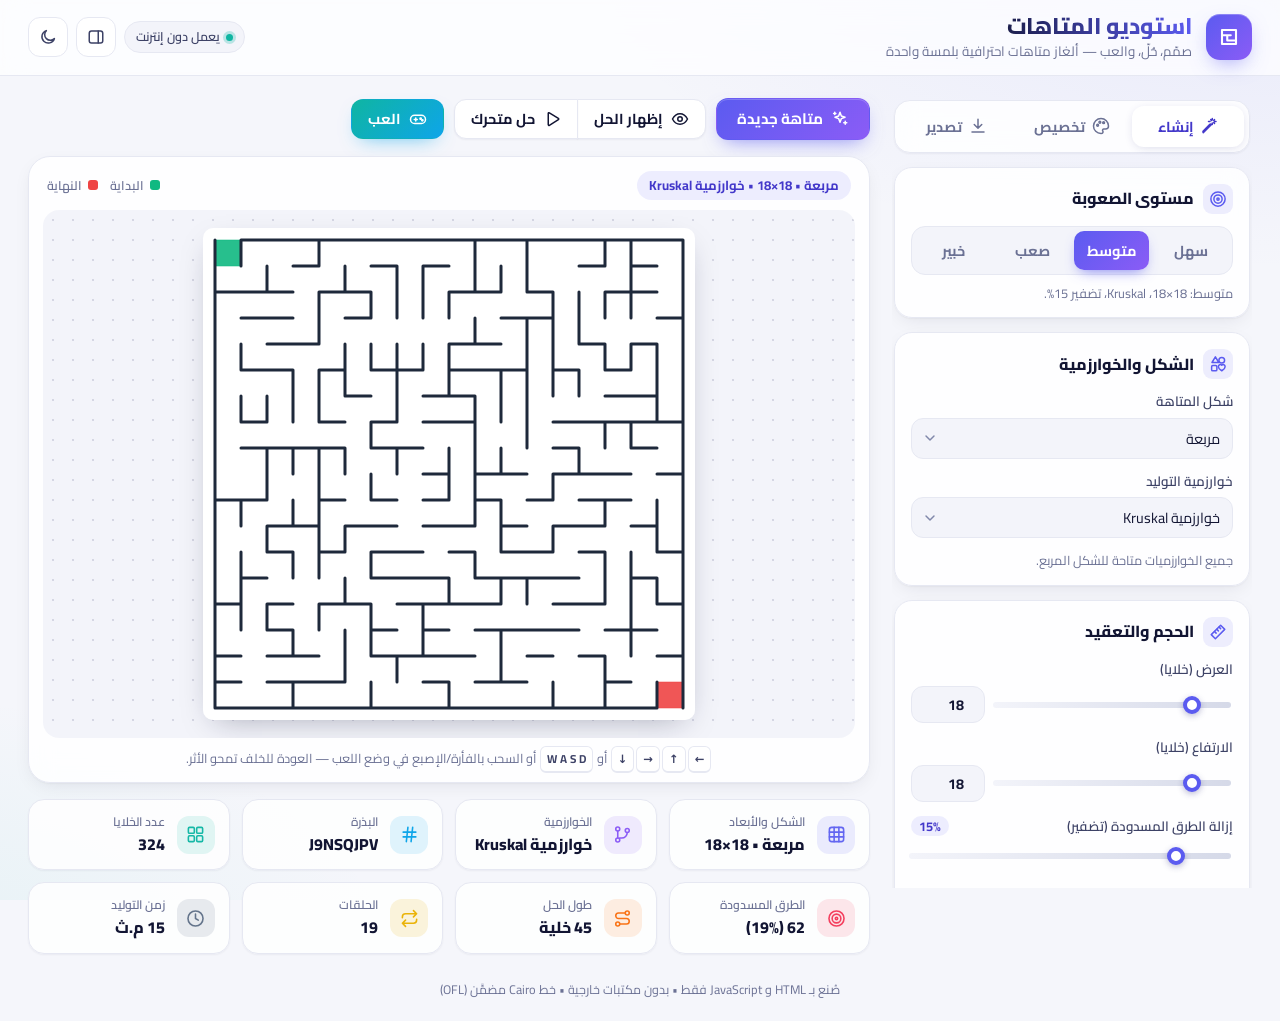
<file: index.html>
<!DOCTYPE html>
<html lang="ar" dir="rtl" data-theme="light">
<head>
  <meta charset="utf-8">
  <meta name="viewport" content="width=device-width, initial-scale=1, viewport-fit=cover">
  <title>استوديو المتاهات — مولّد ألغاز المتاهات</title>
  <meta name="description" content="استوديو المتاهات: مولّد متاهات احترافي يعمل دون اتصال — خوارزميات متعددة، أشكال مربعة ودائرية وسداسية ومثلثية ومنسوجة، متاهات على شكل قلب ونجمة ونص وصورة، لعب تفاعلي، وتصدير للطباعة.">
  <meta name="theme-color" content="#4f46e5">
  <meta property="og:title" content="استوديو المتاهات">
  <meta property="og:description" content="مولّد ألغاز متاهات احترافي يعمل في المتصفح دون إنترنت.">
  <link rel="icon" href="data:image/svg+xml,%3Csvg xmlns='http://www.w3.org/2000/svg' viewBox='0 0 32 32'%3E%3Cdefs%3E%3ClinearGradient id='g' x1='0' y1='0' x2='1' y2='1'%3E%3Cstop offset='0' stop-color='%236366f1'/%3E%3Cstop offset='1' stop-color='%23a855f7'/%3E%3C/linearGradient%3E%3C/defs%3E%3Crect width='32' height='32' rx='9' fill='url(%23g)'/%3E%3Cpath d='M8 8h16v16H8zM8 14h10M14 20h10M14 14v6' stroke='white' stroke-width='2.4' fill='none' stroke-linecap='round' stroke-linejoin='round'/%3E%3C/svg%3E">
  <link rel="stylesheet" href="css/font.css">
  <link rel="stylesheet" href="css/style.css">
</head>
<body>
  <!-- مكتبة الأيقونات (SVG مضمّن) -->
  <svg width="0" height="0" style="position:absolute" aria-hidden="true">
    <defs>
      <symbol id="i-sparkles" viewBox="0 0 24 24"><path d="M12 3l1.8 4.9L18.7 9.7l-4.9 1.8L12 16.4l-1.8-4.9L5.3 9.7l4.9-1.8z"/><path d="M19 15v4M17 17h4M5 3v3M3.5 4.5h3"/></symbol>
      <symbol id="i-eye" viewBox="0 0 24 24"><path d="M2 12s3.6-7 10-7 10 7 10 7-3.6 7-10 7S2 12 2 12z"/><circle cx="12" cy="12" r="3"/></symbol>
      <symbol id="i-eye-off" viewBox="0 0 24 24"><path d="M9.9 5.2A9.8 9.8 0 0 1 12 5c6.4 0 10 7 10 7a17 17 0 0 1-2.6 3.5M6.6 6.6A17 17 0 0 0 2 12s3.6 7 10 7a9.6 9.6 0 0 0 5.4-1.6"/><path d="M9.9 9.9a3 3 0 0 0 4.2 4.2M3 3l18 18"/></symbol>
      <symbol id="i-play" viewBox="0 0 24 24"><path d="M7 4.5v15a1 1 0 0 0 1.5.9l12-7.5a1 1 0 0 0 0-1.7l-12-7.5A1 1 0 0 0 7 4.5z"/></symbol>
      <symbol id="i-gamepad" viewBox="0 0 24 24"><rect x="2" y="7" width="20" height="11" rx="5.5"/><path d="M7 12.5h4M9 10.5v4"/><circle cx="15.5" cy="11.5" r=".9"/><circle cx="17.8" cy="13.8" r=".9"/></symbol>
      <symbol id="i-sun" viewBox="0 0 24 24"><circle cx="12" cy="12" r="4"/><path d="M12 2v2M12 20v2M4.9 4.9l1.4 1.4M17.7 17.7l1.4 1.4M2 12h2M20 12h2M4.9 19.1l1.4-1.4M17.7 6.3l1.4-1.4"/></symbol>
      <symbol id="i-moon" viewBox="0 0 24 24"><path d="M20.5 14.2A8.5 8.5 0 1 1 9.8 3.5a7 7 0 0 0 10.7 10.7z"/></symbol>
      <symbol id="i-panel" viewBox="0 0 24 24"><rect x="3" y="4" width="18" height="16" rx="3"/><path d="M15 4v16"/></symbol>
      <symbol id="i-wand" viewBox="0 0 24 24"><path d="M15 4V2M15 10V8M12 6h-2M20 6h-2M18 3.5 17 4.5M18 8.5l-1-1M13 3.5l1 1"/><path d="M3 21 14 10l-.2-.2a1.4 1.4 0 0 0-2 0L3 18.8a1.4 1.4 0 0 0 0 2z"/></symbol>
      <symbol id="i-palette" viewBox="0 0 24 24"><path d="M12 22a10 10 0 1 1 10-10c0 2.8-2.2 4-4 4h-2.2a1.8 1.8 0 0 0-1.3 3c.5.6.3 3-2.5 3z"/><circle cx="7.5" cy="11" r="1.2"/><circle cx="10.5" cy="7" r="1.2"/><circle cx="15.5" cy="7.5" r="1.2"/></symbol>
      <symbol id="i-download" viewBox="0 0 24 24"><path d="M12 3v12M7 10l5 5 5-5M4 20h16"/></symbol>
      <symbol id="i-printer" viewBox="0 0 24 24"><path d="M6 9V3h12v6"/><rect x="2.5" y="9" width="19" height="8" rx="2"/><path d="M6 14h12v7H6z"/></symbol>
      <symbol id="i-book" viewBox="0 0 24 24"><path d="M4 19.5A2.5 2.5 0 0 1 6.5 17H20V2H6.5A2.5 2.5 0 0 0 4 4.5z"/><path d="M4 19.5A2.5 2.5 0 0 0 6.5 22H20v-5"/></symbol>
      <symbol id="i-dice" viewBox="0 0 24 24"><rect x="3" y="3" width="18" height="18" rx="4"/><circle cx="8.3" cy="8.3" r="1.1"/><circle cx="15.7" cy="15.7" r="1.1"/><circle cx="12" cy="12" r="1.1"/><circle cx="15.7" cy="8.3" r="1.1"/><circle cx="8.3" cy="15.7" r="1.1"/></symbol>
      <symbol id="i-copy" viewBox="0 0 24 24"><rect x="9" y="9" width="12" height="12" rx="2.5"/><path d="M5 15H4.5A2.5 2.5 0 0 1 2 12.5v-8A2.5 2.5 0 0 1 4.5 2h8A2.5 2.5 0 0 1 15 4.5V5"/></symbol>
      <symbol id="i-shapes" viewBox="0 0 24 24"><path d="M8.5 2.5 13 10H4z"/><circle cx="17" cy="7" r="3.8"/><rect x="3.5" y="14" width="7" height="7" rx="1.5"/><path d="M17 13.5c-1.6-1.6-4.5-.5-4.5 2 0 2.6 4.5 5.5 4.5 5.5s4.5-2.9 4.5-5.5c0-2.5-2.9-3.6-4.5-2z"/></symbol>
      <symbol id="i-branch" viewBox="0 0 24 24"><circle cx="6" cy="5" r="2.5"/><circle cx="6" cy="19" r="2.5"/><circle cx="18" cy="7" r="2.5"/><path d="M6 7.5v9M18 9.5a7 7 0 0 1-7 7H8.5"/></symbol>
      <symbol id="i-ruler" viewBox="0 0 24 24"><path d="M3 15.5 15.5 3 21 8.5 8.5 21z"/><path d="m7.5 11.5 2 2M10.5 8.5l2 2M13.5 5.5l2 2"/></symbol>
      <symbol id="i-hash" viewBox="0 0 24 24"><path d="M4 9h16M4 15h16M10 3 8 21M16 3l-2 18"/></symbol>
      <symbol id="i-flag" viewBox="0 0 24 24"><path d="M5 22V4M5 4h12l-2.5 4.5L17 13H5"/></symbol>
      <symbol id="i-film" viewBox="0 0 24 24"><rect x="3" y="3" width="18" height="18" rx="3"/><path d="M7 3v18M17 3v18M3 8h4M3 16h4M17 8h4M17 16h4"/></symbol>
      <symbol id="i-timer" viewBox="0 0 24 24"><circle cx="12" cy="13.5" r="7.5"/><path d="M12 10v3.5l2.2 2.2M9.5 2.5h5"/></symbol>
      <symbol id="i-steps" viewBox="0 0 24 24"><path d="M5 16.5V14c0-2-1-3-1-5.5C4 5.8 5.5 3 8 3s3 2.3 3 4c0 3-2 5.5-2 8.5v1a2 2 0 1 1-4 0z"/><path d="M19 20.5V18c0-2 1-3 1-5.5 0-2.7-1.5-5.5-4-5.5s-3 2.3-3 4c0 3 2 5.5 2 8.5v1a2 2 0 1 0 4 0z"/></symbol>
      <symbol id="i-refresh" viewBox="0 0 24 24"><path d="M3 12a9 9 0 0 1 15.3-6.4L21 8.3M21 3v5.3h-5.3M21 12a9 9 0 0 1-15.3 6.4L3 15.7M3 21v-5.3h5.3"/></symbol>
      <symbol id="i-x" viewBox="0 0 24 24"><path d="M18 6 6 18M6 6l12 12"/></symbol>
      <symbol id="i-grid" viewBox="0 0 24 24"><rect x="3" y="3" width="18" height="18" rx="3"/><path d="M3 9h18M3 15h18M9 3v18M15 3v18"/></symbol>
      <symbol id="i-route" viewBox="0 0 24 24"><circle cx="6" cy="19" r="2.5"/><circle cx="18" cy="5" r="2.5"/><path d="M8.5 19H17a3.5 3.5 0 0 0 0-7H7a3.5 3.5 0 0 1 0-7h8.5"/></symbol>
      <symbol id="i-target" viewBox="0 0 24 24"><circle cx="12" cy="12" r="9.5"/><circle cx="12" cy="12" r="5.5"/><circle cx="12" cy="12" r="1.5"/></symbol>
      <symbol id="i-loop" viewBox="0 0 24 24"><path d="m17 2 4 4-4 4M3 11v-1a4 4 0 0 1 4-4h14M7 22l-4-4 4-4M21 13v1a4 4 0 0 1-4 4H3"/></symbol>
      <symbol id="i-clock" viewBox="0 0 24 24"><circle cx="12" cy="12" r="9.5"/><path d="M12 6.5V12l3.5 2"/></symbol>
      <symbol id="i-cells" viewBox="0 0 24 24"><rect x="3" y="3" width="7.5" height="7.5" rx="1.5"/><rect x="13.5" y="3" width="7.5" height="7.5" rx="1.5"/><rect x="3" y="13.5" width="7.5" height="7.5" rx="1.5"/><rect x="13.5" y="13.5" width="7.5" height="7.5" rx="1.5"/></symbol>
      <symbol id="i-upload" viewBox="0 0 24 24"><path d="M12 15V3M7 8l5-5 5 5M4 15v4a2 2 0 0 0 2 2h12a2 2 0 0 0 2-2v-4"/></symbol>
      <symbol id="i-speed" viewBox="0 0 24 24"><path d="M12 14l4-4"/><path d="M3.3 19a10 10 0 1 1 17.4 0"/></symbol>
    </defs>
  </svg>

  <div class="app" id="app">
    <!-- الشريط العلوي -->
    <header class="topbar">
      <div class="brand">
        <div class="logo" aria-hidden="true">
          <svg viewBox="0 0 32 32"><path d="M8 8h16v16H8zM8 14h10M14 20h10M14 14v6"/></svg>
        </div>
        <div class="brand-text">
          <h1>استوديو المتاهات</h1>
          <p>صمّم، حُلّ، والعب — ألغاز متاهات احترافية بلمسة واحدة</p>
        </div>
      </div>
      <div class="top-actions">
        <span class="badge-offline" title="يعمل دون اتصال بالإنترنت"><i class="dot"></i> يعمل دون إنترنت</span>
        <button class="icon-btn" id="btnSidebar" title="إظهار/إخفاء لوحة الإعدادات" aria-label="لوحة الإعدادات"><svg><use href="#i-panel"/></svg></button>
        <button class="icon-btn theme-btn" id="btnTheme" title="تبديل الوضع الداكن/الفاتح" aria-label="تبديل السمة">
          <svg class="ic-moon"><use href="#i-moon"/></svg><svg class="ic-sun"><use href="#i-sun"/></svg>
        </button>
      </div>
    </header>

    <div class="layout">
      <!-- لوحة الإعدادات بتبويبات -->
      <aside class="sidebar" id="sidebar">
        <div class="tabs" role="tablist" aria-label="أقسام الإعدادات">
          <button class="tab active" role="tab" data-tab="create" aria-selected="true"><svg><use href="#i-wand"/></svg><span>إنشاء</span></button>
          <button class="tab" role="tab" data-tab="style" aria-selected="false"><svg><use href="#i-palette"/></svg><span>تخصيص</span></button>
          <button class="tab" role="tab" data-tab="export" aria-selected="false"><svg><use href="#i-download"/></svg><span>تصدير</span></button>
        </div>

        <!-- تبويب الإنشاء -->
        <div class="tab-pane active" data-pane="create" role="tabpanel">
          <section class="card">
            <h2 class="card-title"><svg><use href="#i-target"/></svg>مستوى الصعوبة</h2>
            <div class="segmented" id="presets" role="group" aria-label="مستوى الصعوبة">
              <button data-preset="easy"><b>سهل</b></button>
              <button data-preset="medium"><b>متوسط</b></button>
              <button data-preset="hard"><b>صعب</b></button>
              <button data-preset="expert"><b>خبير</b></button>
            </div>
            <p class="note" id="presetNote">اختر مستوى جاهزاً أو خصّص الإعدادات أدناه.</p>
          </section>

          <section class="card">
            <h2 class="card-title"><svg><use href="#i-shapes"/></svg>الشكل والخوارزمية</h2>
            <label class="field"><span>شكل المتاهة</span>
              <select id="shape">
                <option value="square">مربعة</option>
                <option value="masked">أشكال مخصّصة (قلب، نجمة، نص، صورة…)</option>
                <option value="polar">دائرية</option>
                <option value="hex">سداسية</option>
                <option value="tri">مثلثية</option>
                <option value="weave">منسوجة (ممرات تعبر تحت بعضها)</option>
              </select>
            </label>

            <div class="mask-box" id="maskBox" hidden>
              <label class="field"><span>الشكل</span>
                <select id="maskType"></select>
              </label>
              <div id="maskTextRow" hidden>
                <label class="field"><span>الكلمة (عربية أو لاتينية)</span>
                  <input type="text" id="maskText" maxlength="24" placeholder="اكتب كلمة…" autocomplete="off">
                </label>
              </div>
              <div id="maskImageRow" hidden>
                <label class="upload" for="maskFile"><svg><use href="#i-upload"/></svg><span id="maskFileName">اختر صورة (PNG/JPG/SVG)</span></label>
                <input type="file" id="maskFile" accept="image/*" hidden>
                <div class="field-row">
                  <label for="maskThreshold">عتبة الأبيض/الأسود <output id="maskThresholdOut"></output></label>
                  <input type="range" id="maskThreshold" min="5" max="95">
                </div>
                <label class="switch"><input type="checkbox" id="maskInvert"><i></i><span>عكس (الأجزاء الفاتحة هي المتاهة)</span></label>
              </div>
              <label class="field"><span>الأجزاء المنفصلة</span>
                <select id="maskJoin">
                  <option value="bridge">وصلها بممرات قصيرة (متاهة واحدة)</option>
                  <option value="largest">الاكتفاء بأكبر جزء</option>
                </select>
              </label>
              <p class="note" id="maskNote"></p>
            </div>

            <label class="field"><span>خوارزمية التوليد</span>
              <select id="algorithm"></select>
            </label>
            <p class="note" id="algoNote"></p>
          </section>

          <section class="card">
            <h2 class="card-title"><svg><use href="#i-ruler"/></svg>الحجم والتعقيد</h2>
            <div class="field-row" id="rowWidth">
              <label for="width">العرض (خلايا)</label>
              <div class="range-pair"><input type="range" id="widthR" min="2" max="120"><input type="number" id="width" min="2" max="120"></div>
            </div>
            <div class="field-row" id="rowHeight">
              <label for="height">الارتفاع (خلايا)</label>
              <div class="range-pair"><input type="range" id="heightR" min="2" max="120"><input type="number" id="height" min="2" max="120"></div>
            </div>
            <div class="field-row" id="rowRings" hidden>
              <label for="rings">عدد الحلقات</label>
              <div class="range-pair"><input type="range" id="ringsR" min="3" max="60"><input type="number" id="rings" min="3" max="60"></div>
            </div>
            <p class="note" id="triNote" hidden>في الشكل المثلثي يمثّل كل عمود عرضٍ مثلثين متجاورين.</p>
            <div class="field-row">
              <label for="braid">إزالة الطرق المسدودة (تضفير) <output id="braidOut">0%</output></label>
              <input type="range" id="braid" min="0" max="100" step="5">
            </div>
            <p class="note">التضفير يضيف حلقات فتصبح المتاهة غير مثالية وبها أكثر من طريق.</p>
          </section>

          <section class="card">
            <h2 class="card-title"><svg><use href="#i-hash"/></svg>البذرة</h2>
            <div class="seed-row">
              <input type="text" id="seed" dir="ltr" spellcheck="false" autocomplete="off" aria-label="البذرة">
              <button class="icon-btn" id="btnDice" title="بذرة عشوائية جديدة" aria-label="بذرة عشوائية"><svg><use href="#i-dice"/></svg></button>
              <button class="icon-btn" id="btnCopySeed" title="نسخ البذرة" aria-label="نسخ البذرة"><svg><use href="#i-copy"/></svg></button>
            </div>
            <p class="note">نفس البذرة ونفس الإعدادات تعطي نفس المتاهة دائماً.</p>
          </section>
        </div>

        <!-- تبويب التخصيص -->
        <div class="tab-pane" data-pane="style" role="tabpanel">
          <section class="card">
            <h2 class="card-title"><svg><use href="#i-flag"/></svg>البداية والنهاية</h2>
            <label class="field"><span>موضع البداية والنهاية</span>
              <select id="placement">
                <option value="corners">زوايا متقابلة / المركز ← الحافة</option>
                <option value="farthest">أبعد نقطتين (أطول حل)</option>
                <option value="boundary">نقطتان على الإطار الخارجي</option>
                <option value="edgemid">منتصف الأعلى ← منتصف الأسفل</option>
                <option value="random">عشوائي</option>
              </select>
            </label>
            <label class="switch"><input type="checkbox" id="openings"><i></i><span>فتح مدخل ومخرج في الإطار الخارجي</span></label>
          </section>

          <section class="card">
            <h2 class="card-title"><svg><use href="#i-palette"/></svg>المظهر والألوان</h2>
            <div class="field-row">
              <label for="cellSize">حجم الخلية <output id="cellSizeOut"></output></label>
              <input type="range" id="cellSize" min="6" max="60">
            </div>
            <div class="field-row">
              <label for="wallWidth">سماكة الجدار <output id="wallWidthOut"></output></label>
              <input type="range" id="wallWidth" min="1" max="12">
            </div>
            <div class="colors">
              <label><input type="color" id="cWall"><span>الجدران</span></label>
              <label><input type="color" id="cBg"><span>الخلفية</span></label>
              <label><input type="color" id="cPath"><span>مسار الحل</span></label>
              <label><input type="color" id="cStart"><span>البداية</span></label>
              <label><input type="color" id="cEnd"><span>النهاية</span></label>
              <label><input type="color" id="cPlayer"><span>اللاعب</span></label>
            </div>
            <button class="btn ghost small wide" id="btnResetColors"><svg><use href="#i-refresh"/></svg>استعادة الألوان الافتراضية</button>
          </section>

          <section class="card">
            <h2 class="card-title"><svg><use href="#i-film"/></svg>الحركة والسرعة</h2>
            <label class="switch"><input type="checkbox" id="animateGen"><i></i><span>توليد متحرك (عرض خطوات الخوارزمية)</span></label>
            <div class="field-row">
              <label for="speed">سرعة الحركة <output id="speedOut"></output></label>
              <input type="range" id="speed" min="1" max="100">
            </div>
          </section>
        </div>

        <!-- تبويب التصدير -->
        <div class="tab-pane" data-pane="export" role="tabpanel">
          <section class="card">
            <h2 class="card-title"><svg><use href="#i-download"/></svg>تنزيل صورة</h2>
            <div class="field-row inline">
              <label for="pngScale">دقة PNG</label>
              <select id="pngScale">
                <option value="2">×2</option>
                <option value="3" selected>×3 (عالية)</option>
                <option value="4">×4 (طباعة)</option>
                <option value="6">×6 (ملصق)</option>
              </select>
            </div>
            <label class="switch"><input type="checkbox" id="exportSolution"><i></i><span>تضمين الحل في الملف</span></label>
            <div class="btn-row">
              <button class="btn" id="btnPNG"><svg><use href="#i-download"/></svg>PNG</button>
              <button class="btn" id="btnSVG"><svg><use href="#i-download"/></svg>SVG</button>
            </div>
          </section>

          <section class="card">
            <h2 class="card-title"><svg><use href="#i-printer"/></svg>طباعة / PDF</h2>
            <label class="switch"><input type="checkbox" id="printAnswers" checked><i></i><span>إضافة صفحة/صفحات الحل</span></label>
            <label class="switch"><input type="checkbox" id="printBW" checked><i></i><span>ألوان مناسبة للطباعة (أبيض وأسود)</span></label>
            <button class="btn wide" id="btnPrint"><svg><use href="#i-printer"/></svg>طباعة المتاهة الحالية</button>
          </section>

          <section class="card">
            <h2 class="card-title"><svg><use href="#i-book"/></svg>كتاب متاهات</h2>
            <label class="field"><span>عنوان الكتاب</span><input type="text" id="bookTitle" value="كتاب المتاهات"></label>
            <div class="grid2">
              <label class="field"><span>عدد المتاهات</span><input type="number" id="batchCount" min="1" max="100" value="8"></label>
              <label class="field"><span>في كل صفحة</span>
                <select id="perPage"><option value="1">1</option><option value="2" selected>2</option><option value="4">4</option><option value="6">6</option></select>
              </label>
            </div>
            <label class="switch"><input type="checkbox" id="bookCover" checked><i></i><span>صفحة غلاف</span></label>
            <button class="btn primary wide" id="btnBook"><svg><use href="#i-book"/></svg>إنشاء كتاب للطباعة / PDF</button>
            <p class="note">في نافذة الطباعة اختر «حفظ بتنسيق PDF». كل متاهة تأخذ بذرة مشتقة (البذرة-1، البذرة-2…) فيمكن إعادة إنتاج الكتاب.</p>
          </section>
        </div>
      </aside>

      <!-- منطقة العرض -->
      <main class="stage">
        <div class="toolbar">
          <button class="btn primary lg" id="btnNew"><svg><use href="#i-sparkles"/></svg>متاهة جديدة</button>
          <div class="btn-group">
            <button class="btn" id="btnSolution" aria-pressed="false"><svg class="ic-show"><use href="#i-eye"/></svg><svg class="ic-hide"><use href="#i-eye-off"/></svg><span class="lbl">إظهار الحل</span></button>
            <button class="btn" id="btnAnimSolve"><svg><use href="#i-play"/></svg>حل متحرك</button>
          </div>
          <button class="btn accent" id="btnPlay"><svg><use href="#i-gamepad"/></svg>العب</button>
          <div class="hud" id="hud" hidden>
            <span class="hud-item"><svg><use href="#i-timer"/></svg><b id="hudTime">00:00</b></span>
            <span class="hud-item"><svg><use href="#i-steps"/></svg><b id="hudMoves">0</b> خطوة</span>
            <button class="icon-btn sm" id="btnRestart" title="إعادة" aria-label="إعادة"><svg><use href="#i-refresh"/></svg></button>
            <button class="btn small danger" id="btnStopPlay"><svg><use href="#i-x"/></svg>إنهاء</button>
          </div>
          <span class="status" id="status"></span>
        </div>

        <div class="canvas-card" id="canvasCard">
          <div class="canvas-head">
            <span class="chip" id="mazeChip">—</span>
            <span class="legend-mini"><i class="lg-start"></i>البداية <i class="lg-end"></i>النهاية</span>
          </div>
          <div class="canvas-wrap" id="canvasWrap">
            <canvas id="mazeCanvas" aria-label="المتاهة" role="img" tabindex="0"></canvas>
            <div class="win" id="winOverlay" hidden>
              <div class="win-card">
                <div class="win-emoji">🏆</div>
                <h2>أحسنت! وصلت إلى النهاية</h2>
                <p id="winText"></p>
                <div class="btn-row center">
                  <button class="btn primary" id="btnWinNew"><svg><use href="#i-sparkles"/></svg>متاهة جديدة</button>
                  <button class="btn" id="btnWinAgain"><svg><use href="#i-refresh"/></svg>العب مجدداً</button>
                  <button class="btn ghost" id="btnWinClose">إغلاق</button>
                </div>
              </div>
            </div>
          </div>
          <p class="hint" id="hint"><kbd>←</kbd><kbd>↑</kbd><kbd>→</kbd><kbd>↓</kbd> أو <kbd dir="ltr">W A S D</kbd> أو السحب بالفأرة/الإصبع في وضع اللعب — العودة للخلف تمحو الأثر.</p>
        </div>

        <section class="stats" id="stats" aria-label="إحصاءات المتاهة">
          <div class="stat"><i class="si c1"><svg><use href="#i-grid"/></svg></i><div><span>الشكل والأبعاد</span><b id="sDims">—</b></div></div>
          <div class="stat"><i class="si c2"><svg><use href="#i-branch"/></svg></i><div><span>الخوارزمية</span><b id="sAlgo">—</b></div></div>
          <div class="stat"><i class="si c3"><svg><use href="#i-hash"/></svg></i><div><span>البذرة</span><b id="sSeed" dir="ltr">—</b></div></div>
          <div class="stat"><i class="si c4"><svg><use href="#i-cells"/></svg></i><div><span>عدد الخلايا</span><b id="sCells">—</b></div></div>
          <div class="stat"><i class="si c5"><svg><use href="#i-target"/></svg></i><div><span>الطرق المسدودة</span><b id="sDead">—</b></div></div>
          <div class="stat"><i class="si c6"><svg><use href="#i-route"/></svg></i><div><span>طول الحل</span><b id="sSol">—</b></div></div>
          <div class="stat"><i class="si c7"><svg><use href="#i-loop"/></svg></i><div><span>الحلقات</span><b id="sLoops">—</b></div></div>
          <div class="stat"><i class="si c8"><svg><use href="#i-clock"/></svg></i><div><span>زمن التوليد</span><b id="sTime">—</b></div></div>
        </section>
      </main>
    </div>

    <footer class="footer">صُنع بـ HTML و JavaScript فقط • بدون مكتبات خارجية • خط Cairo مضمَّن (OFL)</footer>
  </div>

  <div class="toast" id="toast" role="status" aria-live="polite"></div>
  <!-- منطقة الطباعة: تُملأ عند الطلب وتظهر فقط عند الطباعة -->
  <div id="print-area"></div>

  <script src="js/rng.js"></script>
  <script src="js/masks.js"></script>
  <script src="js/grids.js"></script>
  <script src="js/algorithms.js"></script>
  <script src="js/maze.js"></script>
  <script src="js/render.js"></script>
  <script src="js/play.js"></script>
  <script src="js/export.js"></script>
  <script src="js/app.js"></script>
</body>
</html>
</file>
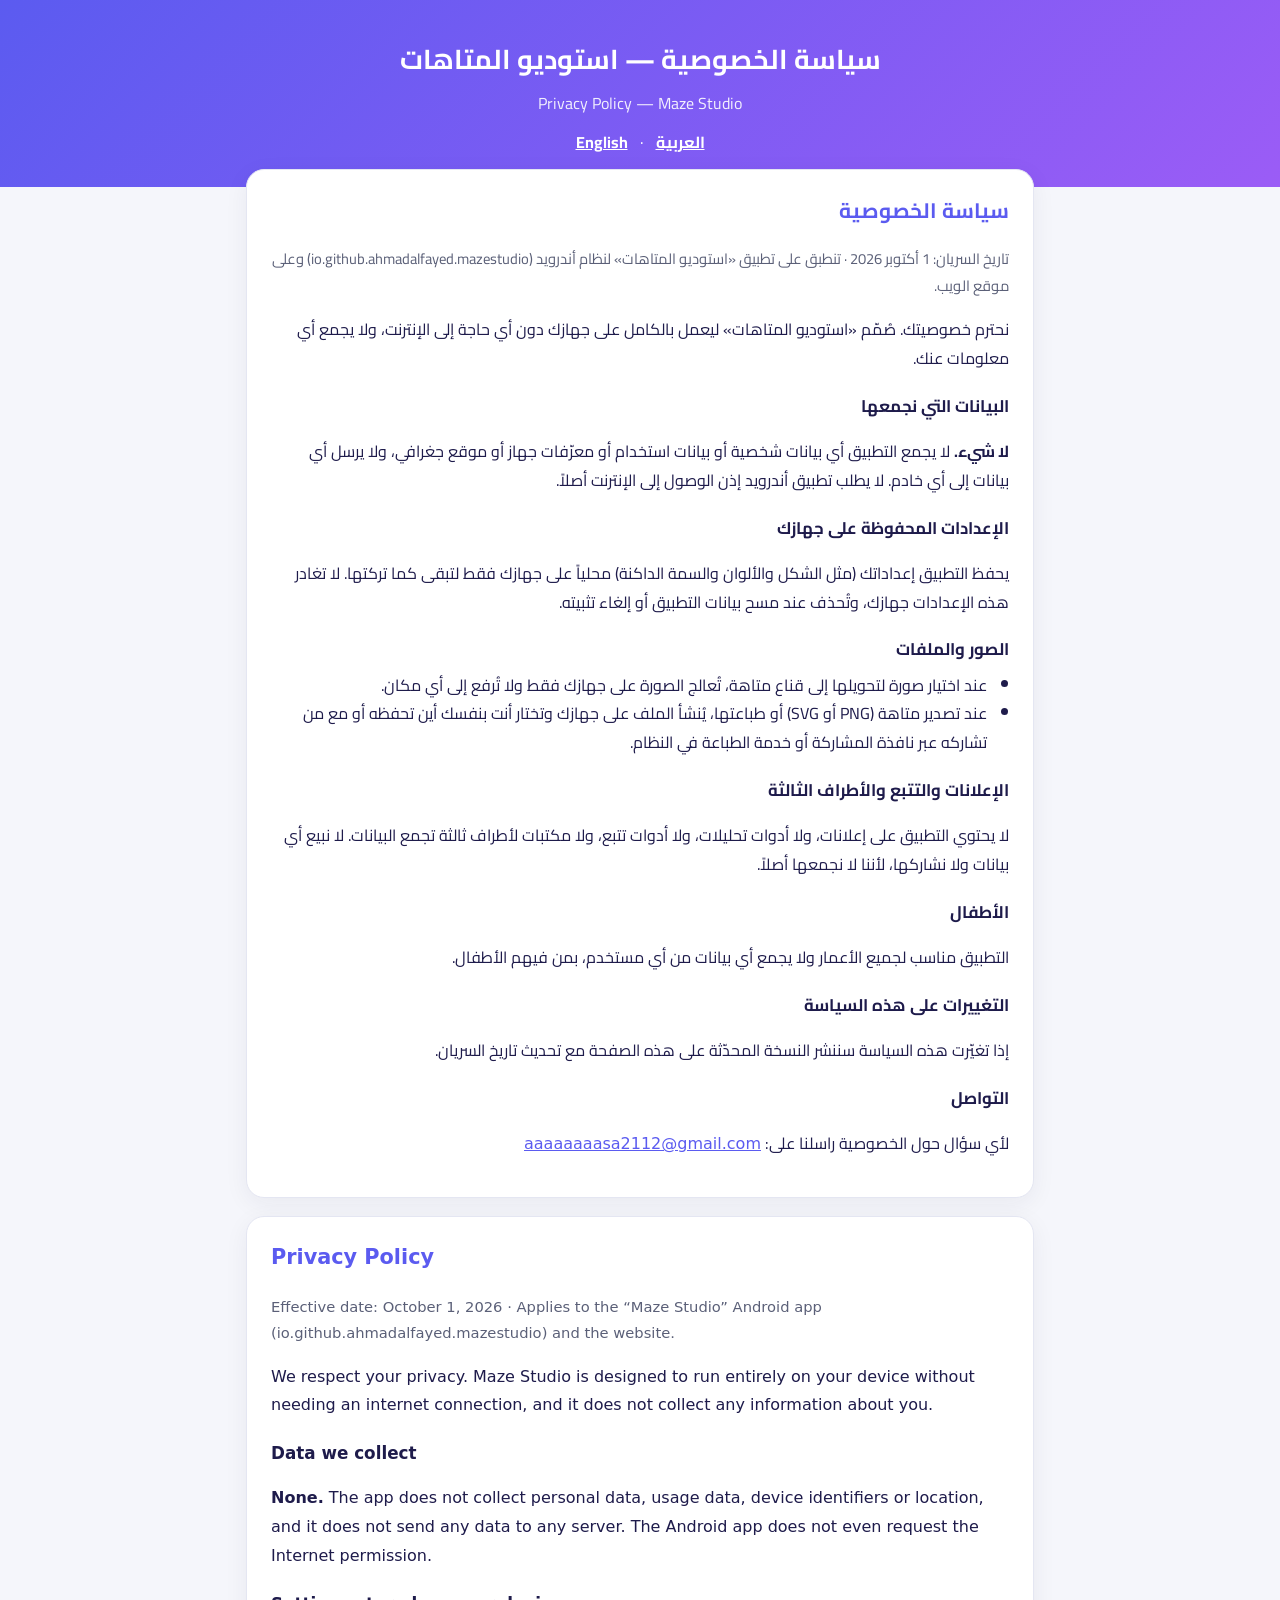
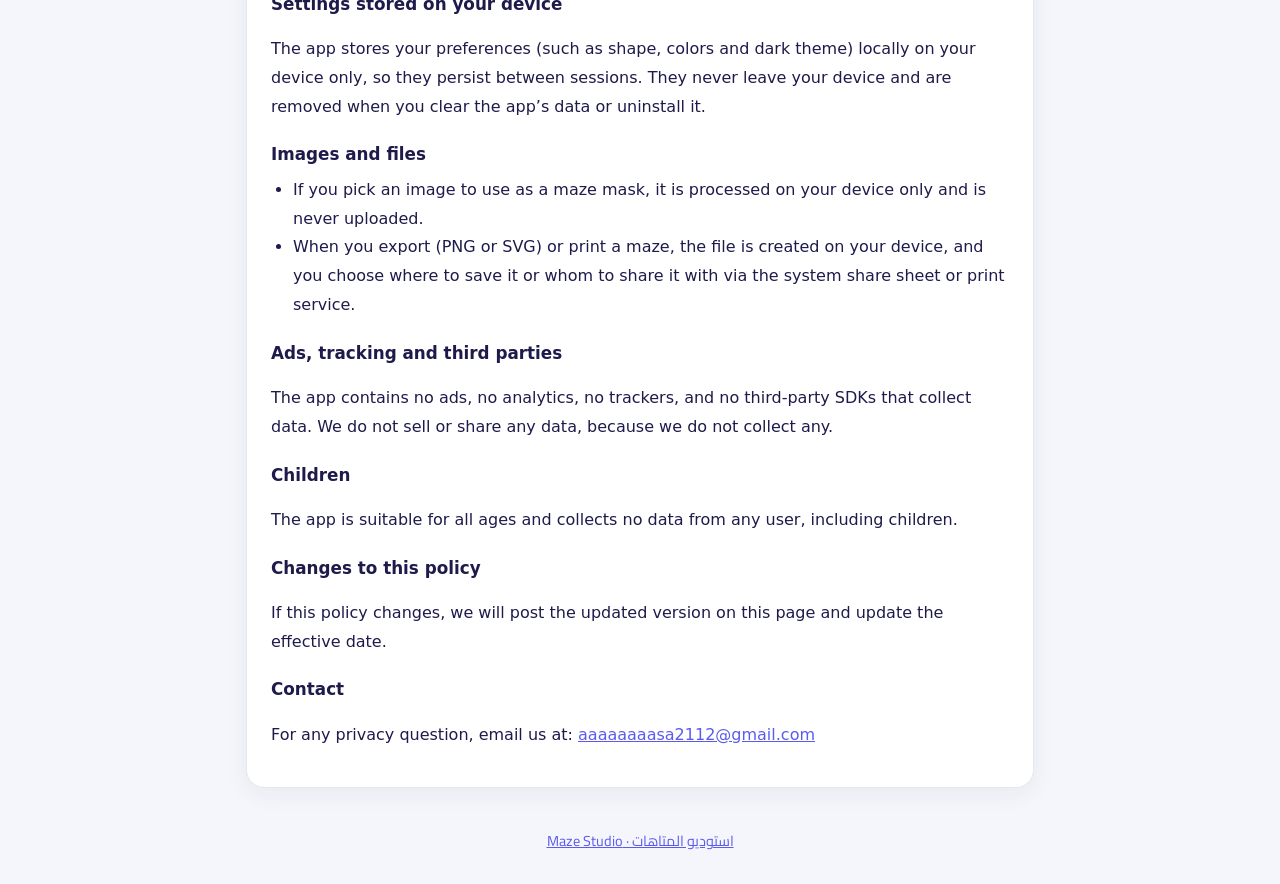
<file: privacy.html>
<!DOCTYPE html>
<html lang="ar" dir="rtl">
<head>
  <meta charset="utf-8">
  <meta name="viewport" content="width=device-width, initial-scale=1, viewport-fit=cover">
  <title>سياسة الخصوصية — استوديو المتاهات | Privacy Policy — Maze Studio</title>
  <meta name="description" content="سياسة الخصوصية لتطبيق استوديو المتاهات: لا يجمع التطبيق أي بيانات. Privacy policy for Maze Studio: the app collects no data.">
  <meta name="theme-color" content="#4f46e5">
  <link rel="stylesheet" href="css/font.css">
  <style>
    :root { --bg:#f5f6fb; --card:#fff; --text:#1e1b4b; --muted:#5b6078; --line:#e4e6f2; --brand1:#5b5bf0; --brand2:#9b5cf6; }
    @media (prefers-color-scheme: dark) { :root { --bg:#070b16; --card:#0f1424; --text:#e8eaf6; --muted:#9aa1bd; --line:#1f2740; } }
    * { box-sizing: border-box; }
    body { margin:0; background:var(--bg); color:var(--text); font-family:'Cairo', system-ui, -apple-system, 'Segoe UI', Tahoma, sans-serif; line-height:1.8; }
    header { background:linear-gradient(135deg,var(--brand1),var(--brand2)); color:#fff; padding:36px 20px 30px; text-align:center; }
    header h1 { margin:0 0 4px; font-size:1.7rem; }
    header p { margin:0; opacity:.9; }
    main { max-width:820px; margin:-18px auto 40px; padding:0 16px; }
    section { background:var(--card); border:1px solid var(--line); border-radius:18px; padding:22px 24px; margin-bottom:18px; box-shadow:0 6px 24px rgba(30,27,75,.06); }
    h2 { margin-top:0; font-size:1.3rem; color:var(--brand1); }
    h3 { font-size:1.05rem; margin:18px 0 4px; }
    ul { padding-inline-start:22px; margin:6px 0; }
    .meta { color:var(--muted); font-size:.92rem; }
    a { color:var(--brand1); }
    nav { text-align:center; margin:10px 0 0; }
    nav a { color:#fff; font-weight:700; margin:0 8px; }
    [dir="ltr"] { text-align:left; font-family: system-ui, -apple-system, 'Segoe UI', Roboto, sans-serif; }
    footer { text-align:center; color:var(--muted); font-size:.9rem; padding-bottom:30px; }
  </style>
</head>
<body>
  <header>
    <h1>سياسة الخصوصية — استوديو المتاهات</h1>
    <p>Privacy Policy — Maze Studio</p>
    <nav><a href="#ar">العربية</a> · <a href="#en">English</a></nav>
  </header>
  <main>
    <section id="ar">
      <h2>سياسة الخصوصية</h2>
      <p class="meta">تاريخ السريان: 1 أكتوبر 2026 · تنطبق على تطبيق «استوديو المتاهات» لنظام أندرويد (io.github.ahmadalfayed.mazestudio) وعلى موقع الويب.</p>
      <p>نحترم خصوصيتك. صُمّم «استوديو المتاهات» ليعمل بالكامل على جهازك دون أي حاجة إلى الإنترنت، ولا يجمع أي معلومات عنك.</p>
      <h3>البيانات التي نجمعها</h3>
      <p><strong>لا شيء.</strong> لا يجمع التطبيق أي بيانات شخصية أو بيانات استخدام أو معرّفات جهاز أو موقع جغرافي، ولا يرسل أي بيانات إلى أي خادم. لا يطلب تطبيق أندرويد إذن الوصول إلى الإنترنت أصلاً.</p>
      <h3>الإعدادات المحفوظة على جهازك</h3>
      <p>يحفظ التطبيق إعداداتك (مثل الشكل والألوان والسمة الداكنة) محلياً على جهازك فقط لتبقى كما تركتها. لا تغادر هذه الإعدادات جهازك، وتُحذف عند مسح بيانات التطبيق أو إلغاء تثبيته.</p>
      <h3>الصور والملفات</h3>
      <ul>
        <li>عند اختيار صورة لتحويلها إلى قناع متاهة، تُعالج الصورة على جهازك فقط ولا تُرفع إلى أي مكان.</li>
        <li>عند تصدير متاهة (PNG أو SVG) أو طباعتها، يُنشأ الملف على جهازك وتختار أنت بنفسك أين تحفظه أو مع من تشاركه عبر نافذة المشاركة أو خدمة الطباعة في النظام.</li>
      </ul>
      <h3>الإعلانات والتتبع والأطراف الثالثة</h3>
      <p>لا يحتوي التطبيق على إعلانات، ولا أدوات تحليلات، ولا أدوات تتبع، ولا مكتبات لأطراف ثالثة تجمع البيانات. لا نبيع أي بيانات ولا نشاركها، لأننا لا نجمعها أصلاً.</p>
      <h3>الأطفال</h3>
      <p>التطبيق مناسب لجميع الأعمار ولا يجمع أي بيانات من أي مستخدم، بمن فيهم الأطفال.</p>
      <h3>التغييرات على هذه السياسة</h3>
      <p>إذا تغيّرت هذه السياسة سننشر النسخة المحدّثة على هذه الصفحة مع تحديث تاريخ السريان.</p>
      <h3>التواصل</h3>
      <p>لأي سؤال حول الخصوصية راسلنا على: <a href="mailto:aaaaaaaasa2112@gmail.com" dir="ltr">aaaaaaaasa2112@gmail.com</a></p>
    </section>

    <section id="en" dir="ltr" lang="en">
      <h2>Privacy Policy</h2>
      <p class="meta">Effective date: October 1, 2026 · Applies to the “Maze Studio” Android app (io.github.ahmadalfayed.mazestudio) and the website.</p>
      <p>We respect your privacy. Maze Studio is designed to run entirely on your device without needing an internet connection, and it does not collect any information about you.</p>
      <h3>Data we collect</h3>
      <p><strong>None.</strong> The app does not collect personal data, usage data, device identifiers or location, and it does not send any data to any server. The Android app does not even request the Internet permission.</p>
      <h3>Settings stored on your device</h3>
      <p>The app stores your preferences (such as shape, colors and dark theme) locally on your device only, so they persist between sessions. They never leave your device and are removed when you clear the app’s data or uninstall it.</p>
      <h3>Images and files</h3>
      <ul>
        <li>If you pick an image to use as a maze mask, it is processed on your device only and is never uploaded.</li>
        <li>When you export (PNG or SVG) or print a maze, the file is created on your device, and you choose where to save it or whom to share it with via the system share sheet or print service.</li>
      </ul>
      <h3>Ads, tracking and third parties</h3>
      <p>The app contains no ads, no analytics, no trackers, and no third-party SDKs that collect data. We do not sell or share any data, because we do not collect any.</p>
      <h3>Children</h3>
      <p>The app is suitable for all ages and collects no data from any user, including children.</p>
      <h3>Changes to this policy</h3>
      <p>If this policy changes, we will post the updated version on this page and update the effective date.</p>
      <h3>Contact</h3>
      <p>For any privacy question, email us at: <a href="mailto:aaaaaaaasa2112@gmail.com">aaaaaaaasa2112@gmail.com</a></p>
    </section>
  </main>
  <footer><a href="./">استوديو المتاهات · Maze Studio</a></footer>
</body>
</html>
</file>
<file: css/font.css>
/* خط Cairo (SIL Open Font License 1.1 — انظر fonts/OFL.txt)
   مضمَّن بصيغة base64 كي يعمل الخط دون إنترنت وحتى عند الفتح من file:// */
@font-face {
  font-family: "Cairo";
  font-style: normal;
  font-weight: 200 1000;
  font-display: swap;
  src: url([data-uri]) format("woff2");
}
</file>
<file: css/style.css>
/* ==========================================================================
   استوديو المتاهات — نظام التصميم
   خط Cairo المضمَّن، متغيرات للسمتين الفاتحة والداكنة، تخطيط RTL متجاوب،
   بطاقات زجاجية خفيفة، أيقونات SVG، وأنماط الطباعة.
   ========================================================================== */
:root {
  --font: "Cairo", "Segoe UI", "Noto Sans Arabic", Tahoma, system-ui, sans-serif;
  --bg: #f5f6fb;
  --bg-grad-1: rgba(99, 102, 241, .10);
  --bg-grad-2: rgba(20, 184, 166, .08);
  --surface: rgba(255, 255, 255, .86);
  --surface-solid: #ffffff;
  --surface-2: #f3f4fa;
  --border: #e6e8f2;
  --border-strong: #d5d9e8;
  --text: #121533;
  --text-2: #3d4266;
  --muted: #6b7194;
  --primary: #5b5bf0;
  --primary-2: #8b5cf6;
  --primary-ink: #4338ca;
  --primary-soft: rgba(91, 91, 240, .10);
  --accent: #0fb5a2;
  --accent-2: #14b8a6;
  --danger: #e11d48;
  --ring: rgba(91, 91, 240, .28);
  --shadow-sm: 0 1px 2px rgba(18, 21, 51, .05);
  --shadow: 0 1px 2px rgba(18, 21, 51, .04), 0 6px 20px -6px rgba(18, 21, 51, .10);
  --shadow-lg: 0 24px 60px -20px rgba(40, 40, 120, .30);
  --radius: 18px;
  --radius-sm: 12px;
  --ease: cubic-bezier(.2, .8, .2, 1);
  color-scheme: light;
}
[data-theme="dark"] {
  --bg: #070b16;
  --bg-grad-1: rgba(99, 102, 241, .16);
  --bg-grad-2: rgba(20, 184, 166, .10);
  --surface: rgba(17, 23, 42, .78);
  --surface-solid: #111729;
  --surface-2: #182038;
  --border: #212b47;
  --border-strong: #2d3a5e;
  --text: #eef0fb;
  --text-2: #c3c8e4;
  --muted: #8b93b8;
  --primary: #8b8cff;
  --primary-2: #b18cff;
  --primary-ink: #c7c8ff;
  --primary-soft: rgba(139, 140, 255, .14);
  --accent: #2dd4bf;
  --accent-2: #14b8a6;
  --danger: #fb7185;
  --ring: rgba(139, 140, 255, .35);
  --shadow-sm: 0 1px 2px rgba(0, 0, 0, .4);
  --shadow: 0 1px 2px rgba(0, 0, 0, .3), 0 10px 30px -10px rgba(0, 0, 0, .55);
  --shadow-lg: 0 30px 70px -20px rgba(0, 0, 0, .7);
  color-scheme: dark;
}

* { box-sizing: border-box; }
html, body { margin: 0; }
body {
  font-family: var(--font);
  background:
    radial-gradient(1200px 600px at 100% -10%, var(--bg-grad-1), transparent 60%),
    radial-gradient(900px 500px at -10% 110%, var(--bg-grad-2), transparent 60%),
    var(--bg);
  background-attachment: fixed;
  color: var(--text);
  line-height: 1.6;
  font-size: 15px;
  -webkit-font-smoothing: antialiased;
  transition: background-color .3s var(--ease), color .3s var(--ease);
  min-height: 100vh;
}
[hidden] { display: none !important; }
svg use { pointer-events: none; }
.btn svg, .icon-btn svg, .card-title svg, .tab svg, .hud-item svg, .si svg, .upload svg {
  width: 18px; height: 18px; flex: none;
  fill: none; stroke: currentColor; stroke-width: 2; stroke-linecap: round; stroke-linejoin: round;
}
::selection { background: var(--primary-soft); }

/* ------------------------------- الشريط العلوي ------------------------------- */
.topbar {
  position: sticky; top: 0; z-index: 30;
  display: flex; align-items: center; justify-content: space-between; gap: 12px;
  padding: 12px clamp(14px, 3vw, 28px);
  background: color-mix(in srgb, var(--surface-solid) 72%, transparent);
  backdrop-filter: saturate(160%) blur(14px);
  -webkit-backdrop-filter: saturate(160%) blur(14px);
  border-bottom: 1px solid var(--border);
}
.brand { display: flex; align-items: center; gap: 14px; min-width: 0; }
.logo {
  width: 46px; height: 46px; flex: none; border-radius: 14px; display: grid; place-items: center;
  background: linear-gradient(135deg, var(--primary) 0%, var(--primary-2) 100%);
  box-shadow: 0 8px 22px -8px rgba(91, 91, 240, .65), inset 0 1px 0 rgba(255, 255, 255, .25);
}
.logo svg { width: 28px; height: 28px; fill: none; stroke: #fff; stroke-width: 2.4; stroke-linecap: round; stroke-linejoin: round; }
.brand-text h1 {
  margin: 0; font-size: 1.42rem; font-weight: 800; line-height: 1.2;
  background: linear-gradient(90deg, var(--text) 30%, var(--primary) 100%);
  -webkit-background-clip: text; background-clip: text; color: transparent;
}
.brand-text p { margin: 2px 0 0; color: var(--muted); font-size: .84rem; white-space: nowrap; overflow: hidden; text-overflow: ellipsis; }
.top-actions { display: flex; align-items: center; gap: 8px; }
.badge-offline {
  display: inline-flex; align-items: center; gap: 6px; font-size: .78rem; font-weight: 600; color: var(--text-2);
  padding: 5px 11px; border-radius: 999px; background: var(--surface-2); border: 1px solid var(--border);
}
.badge-offline .dot { width: 7px; height: 7px; border-radius: 50%; background: var(--accent); box-shadow: 0 0 0 3px color-mix(in srgb, var(--accent) 25%, transparent); }

/* ---------------------------------- التخطيط ---------------------------------- */
.layout {
  display: grid;
  grid-template-columns: 360px minmax(0, 1fr);
  gap: 22px;
  padding: 22px clamp(14px, 3vw, 28px);
  max-width: 1720px; margin: 0 auto;
}
body.sidebar-hidden .layout { grid-template-columns: minmax(0, 1fr); }
body.sidebar-hidden .sidebar { display: none; }
.sidebar {
  display: flex; flex-direction: column; gap: 14px; align-self: start;
  position: sticky; top: 92px; max-height: calc(100vh - 110px); overflow: auto;
  padding: 2px 2px 8px; scrollbar-width: thin; scrollbar-color: var(--border-strong) transparent;
}

/* ---------------------------------- التبويبات ---------------------------------- */
.tabs {
  position: sticky; top: 0; z-index: 2;
  display: grid; grid-template-columns: repeat(3, 1fr); gap: 4px; padding: 5px;
  background: var(--surface); backdrop-filter: blur(12px); -webkit-backdrop-filter: blur(12px);
  border: 1px solid var(--border); border-radius: 16px; box-shadow: var(--shadow-sm);
}
.tab {
  font: inherit; font-weight: 700; font-size: .9rem; color: var(--muted);
  display: inline-flex; align-items: center; justify-content: center; gap: 7px;
  border: 0; background: transparent; padding: 9px 6px; border-radius: 12px; cursor: pointer;
  transition: background .2s var(--ease), color .2s var(--ease), box-shadow .2s var(--ease);
}
.tab:hover { color: var(--text); }
.tab.active { color: var(--primary-ink); background: var(--surface-solid); box-shadow: 0 2px 10px -2px rgba(40, 40, 120, .18); }
[data-theme="dark"] .tab.active { background: var(--surface-2); }
.tab-pane { display: none; flex-direction: column; gap: 14px; }
.tab-pane.active { display: flex; animation: paneIn .28s var(--ease); }
@keyframes paneIn { from { opacity: 0; transform: translateY(6px); } }

/* ---------------------------------- البطاقات ---------------------------------- */
.card {
  background: var(--surface); border: 1px solid var(--border); border-radius: var(--radius);
  padding: 16px 16px 14px; box-shadow: var(--shadow);
  backdrop-filter: blur(12px); -webkit-backdrop-filter: blur(12px);
}
.card-title { display: flex; align-items: center; gap: 9px; font-size: 1rem; font-weight: 800; margin: 0 0 12px; }
.card-title svg { width: 30px; height: 30px; padding: 6px; border-radius: 9px; color: var(--primary); background: var(--primary-soft); }
.note { color: var(--muted); font-size: .8rem; margin: 8px 0 0; line-height: 1.6; }
.note:empty { display: none; }

/* --------------------------------- الحقول --------------------------------- */
.field { display: flex; flex-direction: column; gap: 5px; margin-bottom: 12px; font-size: .88rem; }
.field > span { color: var(--text-2); font-weight: 600; font-size: .84rem; }
.field-row { margin-bottom: 14px; }
.field-row > label { display: flex; justify-content: space-between; align-items: baseline; font-size: .84rem; font-weight: 600; color: var(--text-2); margin-bottom: 6px; }
.field-row.inline { display: flex; align-items: center; justify-content: space-between; gap: 10px; }
.field-row.inline label { margin: 0; }
.field-row.inline select { width: auto; min-width: 140px; }
output {
  color: var(--primary-ink); font-weight: 700; font-variant-numeric: tabular-nums; font-size: .8rem;
  background: var(--primary-soft); padding: 0 8px; border-radius: 999px;
}
select, input[type="text"], input[type="number"] {
  font: inherit; font-size: .9rem; color: var(--text); background: var(--surface-2);
  border: 1px solid var(--border); border-radius: var(--radius-sm); padding: 8px 12px; width: 100%;
  transition: border-color .15s, box-shadow .15s, background .15s;
}
select {
  appearance: none; -webkit-appearance: none; padding-left: 34px; cursor: pointer;
  background-image: url("data:image/svg+xml,%3Csvg xmlns='http://www.w3.org/2000/svg' viewBox='0 0 24 24' fill='none' stroke='%238088aa' stroke-width='2.2' stroke-linecap='round' stroke-linejoin='round'%3E%3Cpath d='m6 9 6 6 6-6'/%3E%3C/svg%3E");
  background-repeat: no-repeat; background-position: left 10px center; background-size: 16px;
}
select:hover, input[type="text"]:hover, input[type="number"]:hover { border-color: var(--border-strong); }
select:focus, input:focus { outline: none; border-color: var(--primary); box-shadow: 0 0 0 4px var(--ring); background-color: var(--surface-solid); }
option:disabled { color: #9aa0bd; }

/* شريط التمرير المخصص */
input[type="range"] { -webkit-appearance: none; appearance: none; width: 100%; height: 22px; background: transparent; cursor: pointer; }
input[type="range"]::-webkit-slider-runnable-track { height: 6px; border-radius: 999px; background: linear-gradient(90deg, var(--surface-2), var(--border-strong)); }
input[type="range"]::-webkit-slider-thumb {
  -webkit-appearance: none; width: 18px; height: 18px; margin-top: -6px; border-radius: 50%;
  background: var(--surface-solid); border: 4px solid var(--primary); box-shadow: 0 2px 6px rgba(40, 40, 120, .3);
  transition: transform .15s var(--ease);
}
input[type="range"]:hover::-webkit-slider-thumb { transform: scale(1.12); }
input[type="range"]::-moz-range-track { height: 6px; border-radius: 999px; background: var(--border-strong); }
input[type="range"]::-moz-range-thumb { width: 12px; height: 12px; border-radius: 50%; background: var(--surface-solid); border: 4px solid var(--primary); }
input[type="range"]:focus { box-shadow: none; }
input[type="range"]:focus-visible::-webkit-slider-thumb { box-shadow: 0 0 0 5px var(--ring); }

.range-pair { display: grid; grid-template-columns: 1fr 74px; gap: 10px; align-items: center; }
.range-pair input[type="number"] { padding: 6px; text-align: center; font-weight: 700; }
.grid2 { display: grid; grid-template-columns: 1fr 1fr; gap: 10px; }
.seed-row { display: grid; grid-template-columns: 1fr auto auto; gap: 8px; }
.seed-row input { font-family: ui-monospace, "SF Mono", Consolas, monospace; letter-spacing: 1px; font-weight: 600; }

/* مفتاح تبديل */
.switch { display: flex; align-items: center; gap: 10px; font-size: .88rem; margin: 8px 0; cursor: pointer; color: var(--text-2); user-select: none; }
.switch input { position: absolute; opacity: 0; width: 1px; height: 1px; }
.switch i {
  position: relative; flex: none; width: 38px; height: 22px; border-radius: 999px;
  background: var(--border-strong); transition: background .2s var(--ease);
}
.switch i::after {
  content: ""; position: absolute; top: 3px; right: 3px; width: 16px; height: 16px; border-radius: 50%;
  background: #fff; box-shadow: 0 1px 3px rgba(0, 0, 0, .25); transition: transform .22s var(--ease);
}
.switch input:checked + i { background: linear-gradient(135deg, var(--primary), var(--primary-2)); }
.switch input:checked + i::after { transform: translateX(-16px); }
.switch input:focus-visible + i { box-shadow: 0 0 0 4px var(--ring); }

.colors { display: grid; grid-template-columns: repeat(3, 1fr); gap: 10px; margin: 4px 0 12px; }
.colors label { display: flex; flex-direction: column; align-items: stretch; gap: 4px; font-size: .76rem; font-weight: 600; color: var(--muted); cursor: pointer; text-align: center; }
.colors input[type="color"] {
  -webkit-appearance: none; appearance: none; width: 100%; height: 38px; padding: 3px; cursor: pointer;
  border: 1px solid var(--border); border-radius: 12px; background: var(--surface-2);
  transition: transform .15s var(--ease), border-color .15s;
}
.colors input[type="color"]:hover { transform: translateY(-1px); border-color: var(--border-strong); }
.colors input[type="color"]::-webkit-color-swatch-wrapper { padding: 0; }
.colors input[type="color"]::-webkit-color-swatch { border: none; border-radius: 9px; }
.colors input[type="color"]::-moz-color-swatch { border: none; border-radius: 9px; }

.mask-box { border: 1px dashed var(--border-strong); border-radius: 14px; padding: 12px; margin-bottom: 12px; background: color-mix(in srgb, var(--primary-soft) 40%, transparent); }
.upload {
  display: flex; align-items: center; justify-content: center; gap: 8px; padding: 12px; margin-bottom: 12px;
  border: 1.5px dashed var(--border-strong); border-radius: 12px; cursor: pointer; color: var(--text-2);
  font-size: .86rem; font-weight: 600; background: var(--surface-solid); transition: border-color .15s, color .15s;
}
.upload:hover { border-color: var(--primary); color: var(--primary-ink); }

/* --------------------------------- الأزرار --------------------------------- */
.btn {
  font: inherit; font-weight: 700; font-size: .9rem; line-height: 1.2;
  display: inline-flex; align-items: center; justify-content: center; gap: 8px;
  padding: 10px 16px; border-radius: 12px; cursor: pointer;
  border: 1px solid var(--border); background: var(--surface-solid); color: var(--text);
  box-shadow: var(--shadow-sm);
  transition: transform .12s var(--ease), background .2s, border-color .2s, box-shadow .2s, color .2s;
  white-space: nowrap; -webkit-tap-highlight-color: transparent;
}
.btn:hover { border-color: var(--border-strong); transform: translateY(-1px); box-shadow: var(--shadow); }
.btn:active { transform: translateY(0); }
.btn:focus-visible, .icon-btn:focus-visible, .tab:focus-visible, .segmented button:focus-visible { outline: none; box-shadow: 0 0 0 4px var(--ring); }
.btn.primary {
  background: linear-gradient(135deg, var(--primary) 0%, var(--primary-2) 100%); color: #fff; border-color: transparent;
  box-shadow: 0 8px 20px -8px rgba(91, 91, 240, .7), inset 0 1px 0 rgba(255, 255, 255, .2);
}
.btn.primary:hover { box-shadow: 0 12px 26px -8px rgba(91, 91, 240, .8), inset 0 1px 0 rgba(255, 255, 255, .2); }
[data-theme="dark"] .btn.primary { color: #0b0d24; }
.btn.accent { background: linear-gradient(135deg, var(--accent), #0ea5e9); color: #fff; border-color: transparent; box-shadow: 0 8px 20px -10px rgba(14, 165, 233, .7); }
[data-theme="dark"] .btn.accent { color: #04211f; }
.btn.danger { color: var(--danger); }
.btn.ghost { background: transparent; box-shadow: none; }
.btn.small { padding: 7px 12px; font-size: .82rem; }
.btn.lg { padding: 11px 20px; font-size: .95rem; }
.btn.wide { width: 100%; margin-top: 8px; }
.btn[aria-pressed="true"] { background: var(--primary-soft); border-color: color-mix(in srgb, var(--primary) 55%, transparent); color: var(--primary-ink); }
.btn .ic-hide, .btn[aria-pressed="true"] .ic-show { display: none; }
.btn[aria-pressed="true"] .ic-hide { display: block; }
.btn-group { display: inline-flex; }
.btn-group .btn { border-radius: 0; }
.btn-group .btn:first-child { border-radius: 0 12px 12px 0; }
.btn-group .btn:last-child { border-radius: 12px 0 0 12px; margin-right: -1px; }
.btn-row { display: flex; gap: 8px; flex-wrap: wrap; margin-top: 10px; }
.btn-row .btn { flex: 1; }
.btn-row.center { justify-content: center; }
.btn-row.center .btn { flex: 0 1 auto; }

.icon-btn {
  display: inline-grid; place-items: center; width: 40px; height: 40px; padding: 0; border-radius: 12px; cursor: pointer;
  border: 1px solid var(--border); background: var(--surface-solid); color: var(--text-2);
  transition: background .2s, color .2s, border-color .2s, transform .12s var(--ease);
}
.icon-btn:hover { color: var(--primary-ink); border-color: var(--border-strong); transform: translateY(-1px); }
.icon-btn.sm { width: 32px; height: 32px; border-radius: 10px; }
.theme-btn .ic-sun { display: none; }
[data-theme="dark"] .theme-btn .ic-sun { display: block; }
[data-theme="dark"] .theme-btn .ic-moon { display: none; }

.segmented { display: grid; grid-template-columns: repeat(4, 1fr); background: var(--surface-2); border: 1px solid var(--border); border-radius: 14px; padding: 4px; gap: 4px; }
.segmented button {
  font: inherit; font-size: .9rem; border: 0; background: transparent; color: var(--muted); padding: 8px 0;
  border-radius: 10px; cursor: pointer; transition: background .2s var(--ease), color .2s, box-shadow .2s;
}
.segmented button b { font-weight: 700; }
.segmented button:hover { color: var(--text); }
.segmented button.active { background: linear-gradient(135deg, var(--primary), var(--primary-2)); color: #fff; box-shadow: 0 6px 14px -6px rgba(91, 91, 240, .8); }
[data-theme="dark"] .segmented button.active { color: #0b0d24; }

/* ------------------------------- منطقة العرض ------------------------------- */
.stage { display: flex; flex-direction: column; gap: 16px; min-width: 0; }
.toolbar { display: flex; flex-wrap: wrap; align-items: center; gap: 10px; }
.status { color: var(--muted); font-size: .85rem; font-weight: 600; margin-inline-start: auto; }
.status:not(:empty)::before { content: ""; display: inline-block; width: 8px; height: 8px; border-radius: 50%; background: var(--primary); margin-left: 8px; animation: pulse 1s infinite; }
@keyframes pulse { 50% { opacity: .3; } }
.hud {
  display: flex; align-items: center; gap: 12px; background: var(--surface); border: 1px solid var(--border);
  border-radius: 14px; padding: 5px 6px 5px 14px; box-shadow: var(--shadow-sm); animation: paneIn .25s var(--ease);
}
.hud-item { display: inline-flex; align-items: center; gap: 6px; color: var(--text-2); font-size: .88rem; }
.hud-item svg { color: var(--primary); }
.hud-item b { font-variant-numeric: tabular-nums; color: var(--text); font-size: 1rem; }

.canvas-card {
  background: var(--surface); border: 1px solid var(--border); border-radius: 22px;
  box-shadow: var(--shadow); padding: 14px; backdrop-filter: blur(12px); -webkit-backdrop-filter: blur(12px);
}
.canvas-head { display: flex; align-items: center; justify-content: space-between; gap: 10px; padding: 0 4px 10px; }
.chip {
  display: inline-flex; align-items: center; gap: 6px; font-size: .82rem; font-weight: 700; color: var(--primary-ink);
  background: var(--primary-soft); padding: 4px 12px; border-radius: 999px; max-width: 70%; overflow: hidden; text-overflow: ellipsis; white-space: nowrap;
}
.legend-mini { display: inline-flex; align-items: center; gap: 6px; font-size: .78rem; color: var(--muted); font-weight: 600; }
.legend-mini i { width: 10px; height: 10px; border-radius: 3px; display: inline-block; margin-inline-start: 6px; }
.lg-start { background: var(--c-start, #10b981); }
.lg-end { background: var(--c-end, #ef4444); }
.canvas-wrap {
  position: relative; display: flex; align-items: center; justify-content: center;
  min-height: 340px; padding: 18px; border-radius: 16px; overflow: hidden;
  background-color: var(--surface-2);
  background-image: radial-gradient(color-mix(in srgb, var(--muted) 22%, transparent) 1px, transparent 1.2px);
  background-size: 20px 20px;
}
#mazeCanvas { display: block; border-radius: 10px; box-shadow: 0 10px 30px -12px rgba(18, 21, 51, .35); transition: box-shadow .25s var(--ease); }
#mazeCanvas:focus { outline: none; }
#mazeCanvas.playing { touch-action: none; cursor: grab; box-shadow: 0 0 0 3px var(--primary), 0 16px 40px -12px rgba(91, 91, 240, .5); }
.hint { color: var(--muted); font-size: .8rem; margin: 10px 0 0; text-align: center; }
kbd {
  font-family: inherit; font-size: .72rem; font-weight: 700; padding: 1px 6px; margin: 0 1px; border-radius: 6px;
  background: var(--surface-solid); border: 1px solid var(--border); border-bottom-width: 2px; color: var(--text-2);
}

.win { position: absolute; inset: 0; display: flex; align-items: center; justify-content: center; background: color-mix(in srgb, var(--bg) 50%, transparent); backdrop-filter: blur(4px); animation: fade .25s ease; }
.win-card { background: var(--surface-solid); border: 1px solid var(--border); border-radius: 22px; padding: 26px 30px; text-align: center; box-shadow: var(--shadow-lg); max-width: 92%; animation: pop .4s cubic-bezier(.2, 1.4, .4, 1); }
.win-card h2 { margin: 4px 0 6px; font-weight: 800; }
.win-card p { color: var(--muted); margin: 0 0 8px; }
.win-emoji { font-size: 2.8rem; }
@keyframes fade { from { opacity: 0; } }
@keyframes pop { from { transform: scale(.85); opacity: 0; } }

.stats { display: grid; grid-template-columns: repeat(4, minmax(0, 1fr)); gap: 12px; }
.stat {
  display: flex; align-items: center; gap: 12px; min-width: 0;
  background: var(--surface); border: 1px solid var(--border); border-radius: 16px; padding: 12px 14px; box-shadow: var(--shadow-sm);
  transition: transform .2s var(--ease), box-shadow .2s;
}
.stat:hover { transform: translateY(-2px); box-shadow: var(--shadow); }
.stat > div { min-width: 0; }
.stat span { display: block; color: var(--muted); font-size: .76rem; font-weight: 600; }
.stat b { display: block; font-size: 1rem; font-weight: 800; overflow: hidden; text-overflow: ellipsis; white-space: nowrap; }
.si { flex: none; width: 38px; height: 38px; border-radius: 12px; display: grid; place-items: center; }
.si svg { width: 19px; height: 19px; }
.si.c1 { color: #6366f1; background: rgba(99, 102, 241, .12); }
.si.c2 { color: #8b5cf6; background: rgba(139, 92, 246, .12); }
.si.c3 { color: #0ea5e9; background: rgba(14, 165, 233, .12); }
.si.c4 { color: #14b8a6; background: rgba(20, 184, 166, .12); }
.si.c5 { color: #f43f5e; background: rgba(244, 63, 94, .12); }
.si.c6 { color: #f97316; background: rgba(249, 115, 22, .12); }
.si.c7 { color: #eab308; background: rgba(234, 179, 8, .14); }
.si.c8 { color: #64748b; background: rgba(100, 116, 139, .14); }
.footer { text-align: center; color: var(--muted); font-size: .78rem; padding: 4px 0 22px; }

.toast {
  position: fixed; bottom: 24px; left: 50%; transform: translate(-50%, 16px) scale(.98);
  background: #141833; color: #fff; padding: 11px 18px; border-radius: 14px; font-size: .88rem; font-weight: 600;
  box-shadow: 0 16px 40px -12px rgba(0, 0, 0, .5);
  opacity: 0; pointer-events: none; transition: opacity .25s var(--ease), transform .25s var(--ease); z-index: 60; max-width: 90vw;
}
[data-theme="dark"] .toast { background: #eef0fb; color: #141833; }
.toast.show { opacity: 1; transform: translate(-50%, 0) scale(1); }

#print-area { display: none; }

@media (prefers-reduced-motion: reduce) { *, *::before, *::after { animation: none !important; transition: none !important; } }

/* -------------------------------- التجاوب -------------------------------- */
@media (max-width: 1180px) {
  .layout { grid-template-columns: 320px minmax(0, 1fr); }
  .stats { grid-template-columns: repeat(2, minmax(0, 1fr)); }
  .badge-offline { display: none; }
}
@media (max-width: 860px) {
  .layout { grid-template-columns: 1fr; padding: 14px; gap: 16px; }
  .sidebar { position: static; max-height: none; overflow: visible; order: 2; }
  .stage { order: 1; }
  .brand-text p { display: none; }
  .brand-text h1 { font-size: 1.2rem; }
  .logo { width: 40px; height: 40px; }
  .toolbar .btn.lg { flex: 1 1 100%; }
  .toolbar .btn-group { flex: 1 1 auto; }
  .toolbar .btn-group .btn { flex: 1; }
  .toolbar #btnPlay { flex: 1 1 auto; }
  .status { width: 100%; text-align: center; }
  .canvas-wrap { padding: 10px; min-height: 240px; }
  .legend-mini { display: none; }
  .chip { max-width: 100%; }
}

/* ---------------------------------- الطباعة ---------------------------------- */
@page { size: A4; margin: 12mm; }
@media print {
  html, body { background: #fff !important; color: #000 !important; }
  .app, .toast { display: none !important; }
  #print-area { display: block; }
  .print-page {
    page-break-after: always; break-after: page;
    height: 272mm; display: flex; flex-direction: column; overflow: hidden;
    font-family: var(--font); color: #000;
  }
  .print-page:last-child { page-break-after: auto; break-after: auto; }
  .ph { display: flex; justify-content: space-between; border-bottom: 1.5px solid #000; padding-bottom: 4px; margin-bottom: 6mm; font-size: 11pt; font-weight: 700; }
  .pnum { font-weight: 400; }
  .pgrid { flex: 1; display: grid; gap: 6mm; min-height: 0; }
  .per-1 .pgrid { grid-template-columns: 1fr; grid-template-rows: 1fr; }
  .per-2 .pgrid { grid-template-columns: 1fr; grid-template-rows: 1fr 1fr; }
  .per-4 .pgrid { grid-template-columns: 1fr 1fr; grid-template-rows: 1fr 1fr; }
  .per-6 .pgrid { grid-template-columns: 1fr 1fr; grid-template-rows: 1fr 1fr 1fr; }
  .pitem { margin: 0; display: flex; flex-direction: column; min-height: 0; break-inside: avoid; }
  .pitem figcaption { display: flex; justify-content: space-between; gap: 8px; font-size: 11pt; margin-bottom: 2mm; }
  .pitem figcaption small { color: #555; font-size: 8pt; }
  .psvg { flex: 1; min-height: 0; display: flex; align-items: center; justify-content: center; }
  .psvg svg { width: 100%; height: 100%; }
  .legend { font-size: 9pt; text-align: center; margin-top: 2mm; }
  .legend i { display: inline-block; width: 10px; height: 10px; border: 1px solid #000; vertical-align: middle; margin: 0 6px 0 2px; }
  .cover .cover-inner { flex: 1; display: flex; flex-direction: column; align-items: center; justify-content: center; text-align: center; }
  .cover h1 { font-size: 34pt; margin: 10mm 0 4mm; font-weight: 800; }
  .cover p { font-size: 13pt; margin: 2mm 0; }
  .cover .cover-maze { width: 120mm; height: 120mm; display: flex; align-items: center; justify-content: center; }
  .cover .cover-maze svg { width: 100%; height: 100%; }
}
</file>
